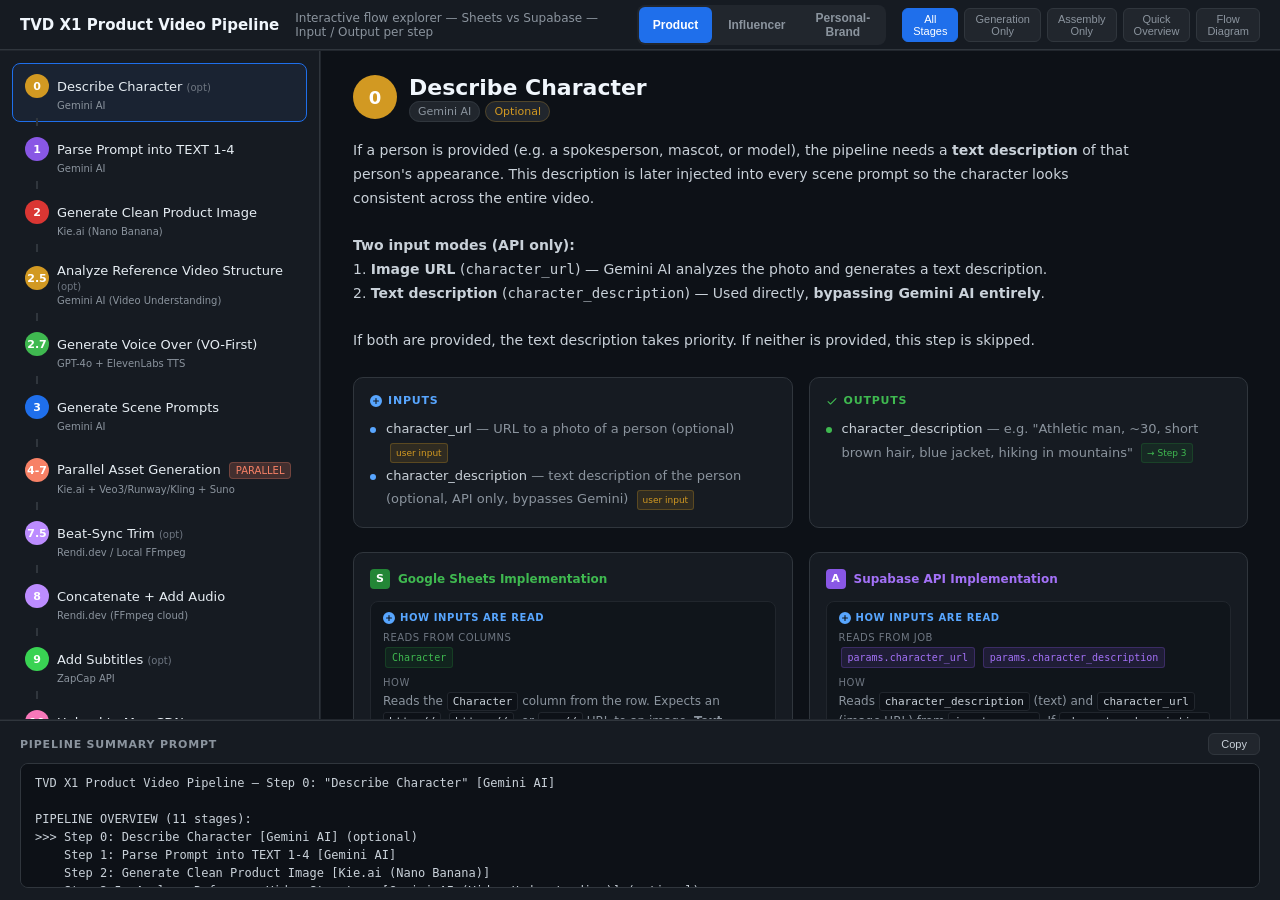
<file: api_pipeline/playgrounds/playground/index.html>
<!DOCTYPE html>
<html lang="en">
<head>
<meta charset="UTF-8">
<meta name="viewport" content="width=device-width, initial-scale=1.0">
<title>TVD X1 - Pipeline Explorer</title>
<link rel="stylesheet" href="styles.css">
</head>
<body>
<div class="layout">
  <div class="header">
    <h1 id="pipelineTitle">TVD X1 Product Video Pipeline</h1>
    <span class="subtitle">Interactive flow explorer &mdash; Sheets vs Supabase &mdash; Input / Output per step</span>
    <div class="pipeline-selector">
      <button class="pipeline-btn active" data-pipeline="product" onclick="selectPipeline('product')">Product</button>
      <button class="pipeline-btn" data-pipeline="influencer" onclick="selectPipeline('influencer')">Influencer</button>
      <button class="pipeline-btn" data-pipeline="personal-brand" onclick="selectPipeline('personal-brand')">Personal-Brand</button>
    </div>
    <div class="preset-bar" id="presetBar">
      <button class="preset-btn active" onclick="showPreset('all')">All Stages</button>
      <button class="preset-btn" onclick="showPreset('generation')">Generation Only</button>
      <button class="preset-btn" onclick="showPreset('assembly')">Assembly Only</button>
      <button class="preset-btn" onclick="showPreset('quick')">Quick Overview</button>
      <button class="preset-btn" id="diagramBtn" onclick="toggleFlowDiagram()">Flow Diagram</button>
    </div>
  </div>

  <div class="sidebar">
    <ul class="stage-list" id="stageList"></ul>
    <div class="legend">
      <h3>Categories</h3>
      <div class="legend-item"><div class="legend-dot" style="background:#8957e5"></div> Text Parsing</div>
      <div class="legend-item"><div class="legend-dot" style="background:#da3633"></div> Image Generation</div>
      <div class="legend-item"><div class="legend-dot" style="background:#d29922"></div> Analysis</div>
      <div class="legend-item"><div class="legend-dot" style="background:#3fb950"></div> Voice / Audio</div>
      <div class="legend-item"><div class="legend-dot" style="background:#1f6feb"></div> Scene Planning</div>
      <div class="legend-item"><div class="legend-dot" style="background:#f78166"></div> Parallel Generation</div>
      <div class="legend-item"><div class="legend-dot" style="background:#bc8cff"></div> Video Assembly</div>
      <div class="legend-item"><div class="legend-dot" style="background:#39d353"></div> Subtitles</div>
      <div class="legend-item"><div class="legend-dot" style="background:#f778ba"></div> Storage / Final</div>
    </div>
  </div>

  <div class="main-content" id="mainContent"></div>

  <div class="prompt-area">
    <div class="prompt-header">
      <h3>Pipeline Summary Prompt</h3>
      <button class="copy-btn" id="copyBtn" onclick="copyPrompt()">Copy</button>
    </div>
    <div class="prompt-text" id="promptOutput"></div>
  </div>
</div>

<script type="module" src="app.js"></script>
</body>
</html>
</file>
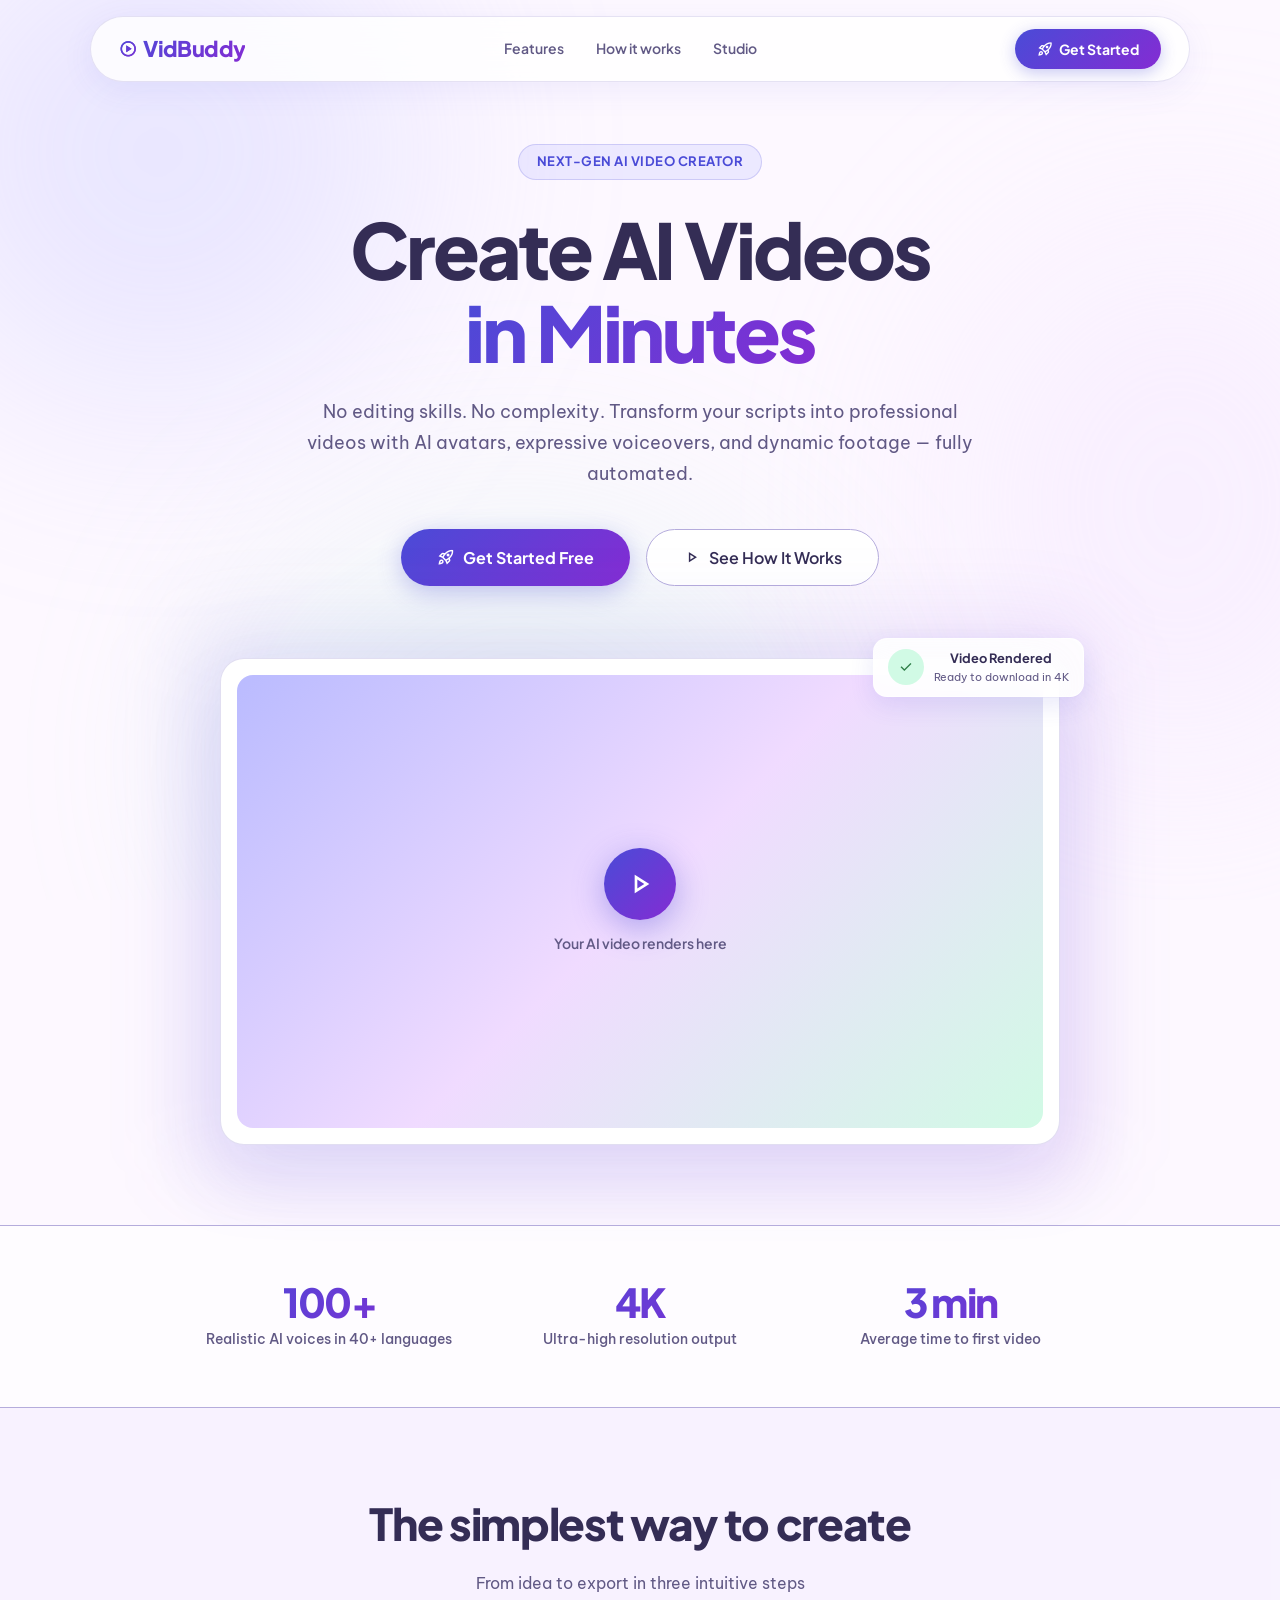
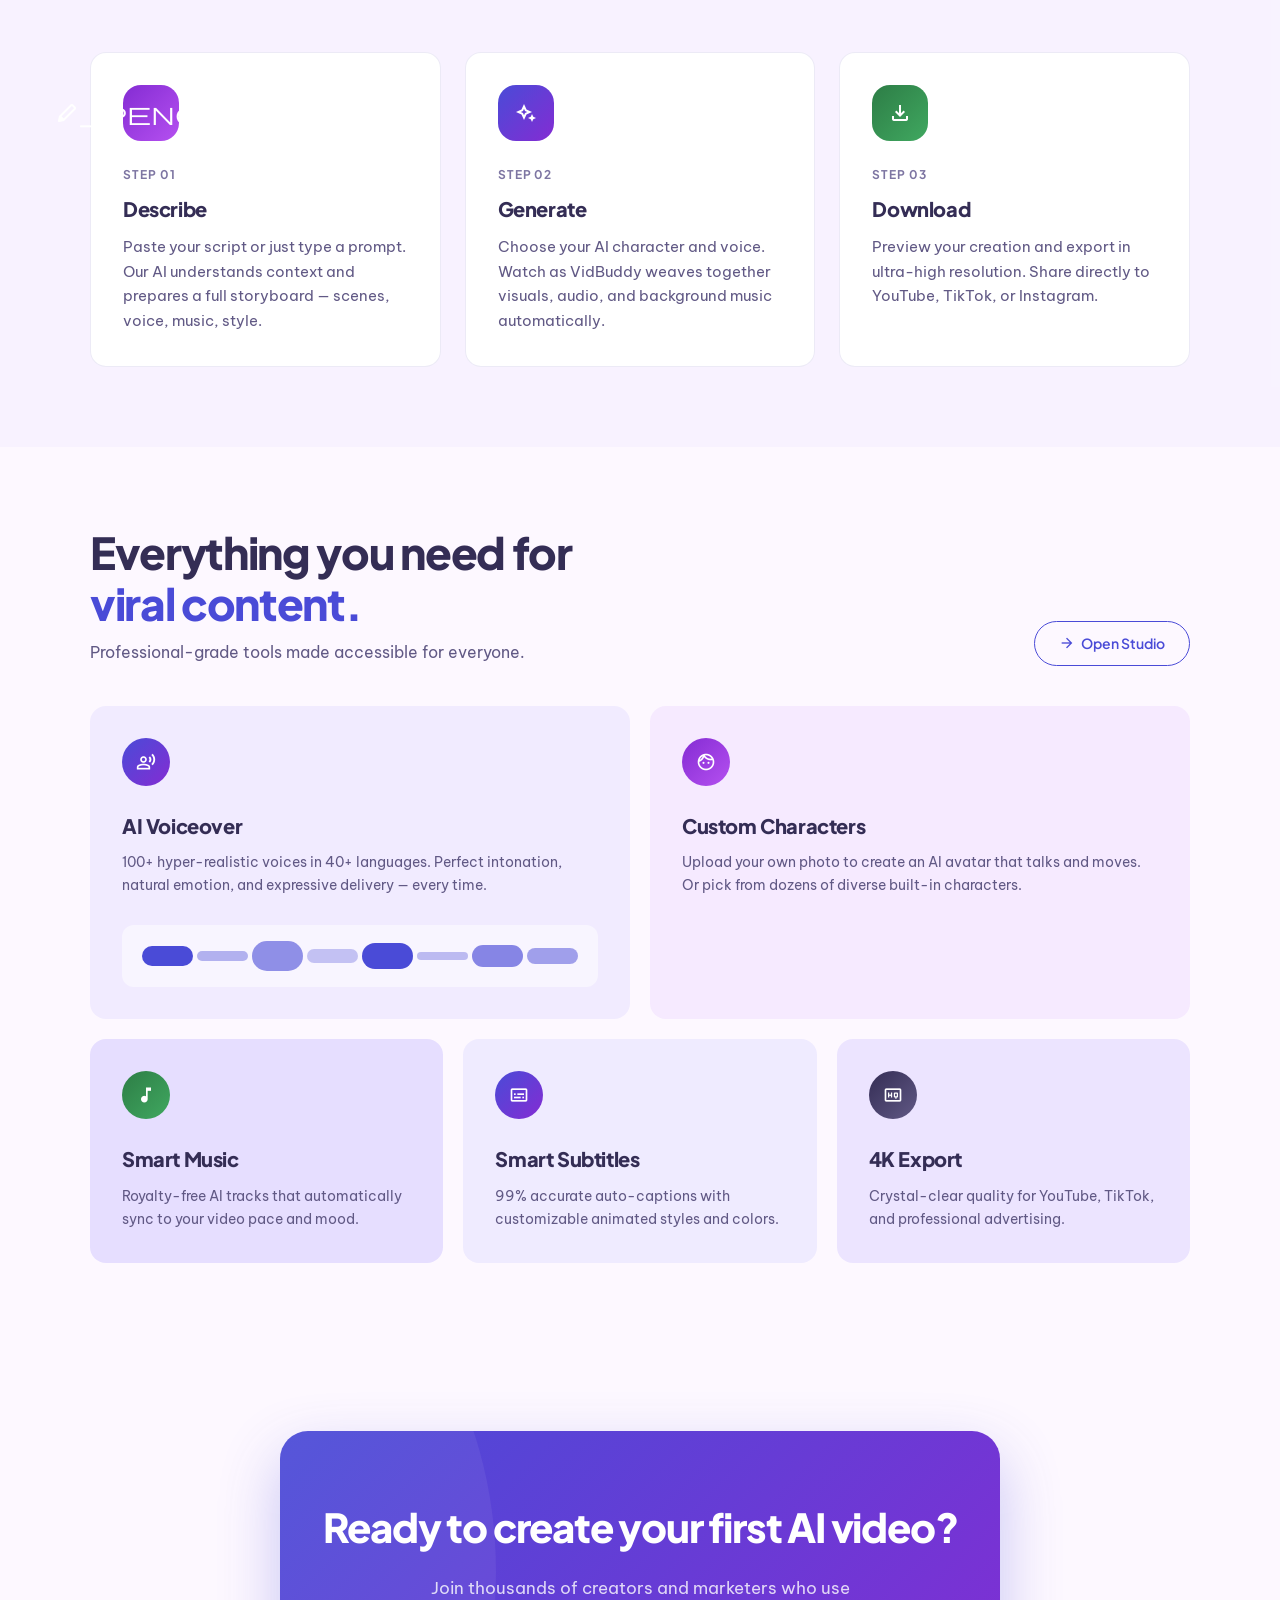
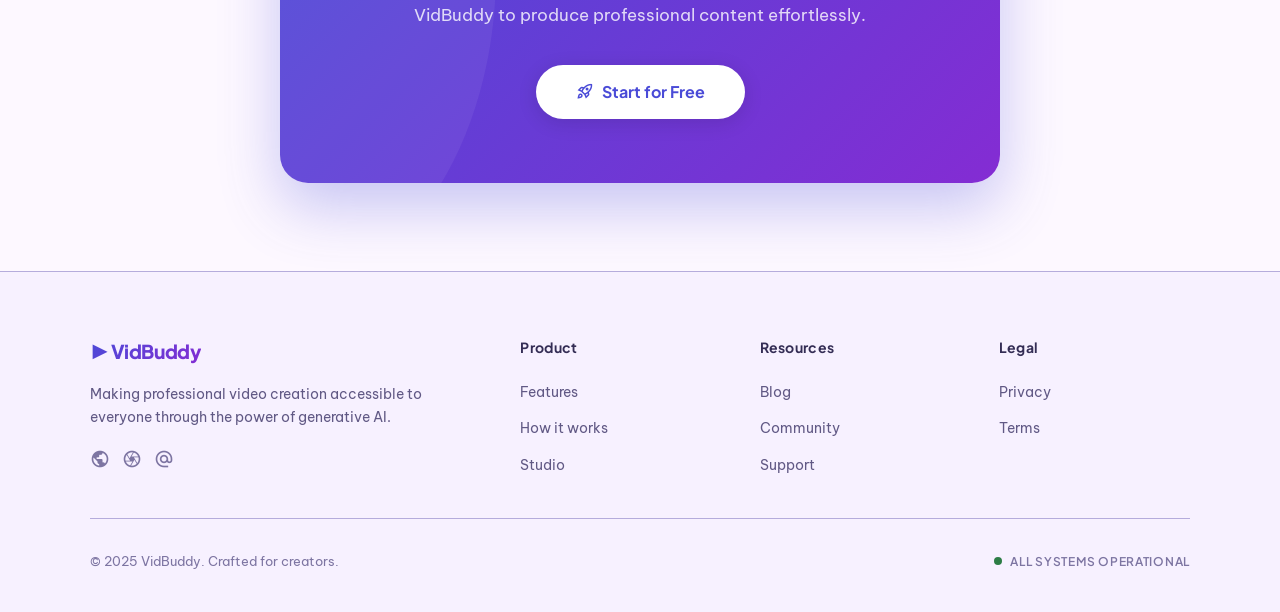
<file: api_pipeline/playgrounds/studio/home.html>
<!DOCTYPE html>
<html lang="en">
<head>
  <meta charset="UTF-8" />
  <meta name="viewport" content="width=device-width, initial-scale=1.0" />
  <title>VidBuddy — AI Video Creation Made Easy</title>

  <link rel="preconnect" href="https://fonts.googleapis.com" />
  <link rel="preconnect" href="https://fonts.gstatic.com" crossorigin />
  <link href="https://fonts.googleapis.com/css2?family=Plus+Jakarta+Sans:wght@400;500;600;700;800&family=Be+Vietnam+Pro:wght@400;500;600&display=swap" rel="stylesheet" />
  <link href="https://fonts.googleapis.com/css2?family=Material+Symbols+Outlined:wght,FILL@100..700,0..1&display=swap" rel="stylesheet" />

  <style>
    /* ── Design tokens ─────────────────────────────── */
    :root {
      --vb-primary:            #4a4bd7;
      --vb-primary-dim:        #3d3dcb;
      --vb-primary-container:  #babbff;
      --vb-secondary:          #842cd3;
      --vb-secondary-dim:      #7717c6;
      --vb-secondary-container:#f0dbff;
      --vb-tertiary:           #2d7d46;
      --vb-tertiary-container: #d1fae5;
      --vb-background:         #fdf8ff;
      --vb-surface-lowest:     #ffffff;
      --vb-surface-low:        #f7f1ff;
      --vb-surface-container:  #f1ebff;
      --vb-surface-high:       #ece4ff;
      --vb-surface-highest:    #e6deff;
      --vb-on-surface:         #342d55;
      --vb-on-surface-variant: #615985;
      --vb-outline:            #7d75a2;
      --vb-outline-variant:    #b5acdc;
      --vb-gradient:           linear-gradient(135deg, #4a4bd7, #842cd3);
      --font-heading:          'Plus Jakarta Sans', system-ui, sans-serif;
      --font-body:             'Be Vietnam Pro', 'Plus Jakarta Sans', system-ui, sans-serif;
      --radius:                16px;
      --radius-sm:             12px;
    }

    *, *::before, *::after { box-sizing: border-box; margin: 0; padding: 0; }

    html { scroll-behavior: smooth; }

    body {
      font-family: var(--font-body);
      background: var(--vb-background);
      color: var(--vb-on-surface);
      min-height: 100vh;
      overflow-x: hidden;
      line-height: 1.6;
    }

    /* ── Blobs ─────────────────────────────────────── */
    .blobs {
      position: fixed;
      inset: 0;
      pointer-events: none;
      z-index: 0;
      overflow: hidden;
    }
    .blob {
      position: absolute;
      border-radius: 50%;
      filter: blur(110px);
      opacity: 0.28;
    }
    .blob-1 { top: -12%; left: -8%; width: 520px; height: 520px; background: var(--vb-primary-container); }
    .blob-2 { top: 25%;  right: -10%; width: 460px; height: 560px; background: var(--vb-secondary-container); }
    .blob-3 { bottom: -12%; left: 18%; width: 580px; height: 500px; background: var(--vb-tertiary-container); }

    /* ── Material icons ────────────────────────────── */
    .material-symbols-outlined {
      font-family: 'Material Symbols Outlined';
      font-variation-settings: 'FILL' 0, 'wght' 400, 'GRAD' 0, 'opsz' 24;
      display: inline-block;
      vertical-align: middle;
      line-height: 1;
    }

    /* ── Scrollbar ─────────────────────────────────── */
    ::-webkit-scrollbar { width: 8px; }
    ::-webkit-scrollbar-track { background: var(--vb-surface-low); }
    ::-webkit-scrollbar-thumb { background: var(--vb-outline-variant); border-radius: 4px; }
    ::-webkit-scrollbar-thumb:hover { background: var(--vb-outline); }

    /* ── Navigation ────────────────────────────────── */
    .nav {
      position: fixed;
      top: 1rem;
      left: 50%;
      transform: translateX(-50%);
      width: calc(100% - 2.5rem);
      max-width: 1100px;
      z-index: 100;
      background: rgba(255, 255, 255, 0.82);
      backdrop-filter: blur(20px);
      -webkit-backdrop-filter: blur(20px);
      border: 1px solid rgba(181, 172, 220, 0.35);
      border-radius: 9999px;
      padding: 0.75rem 1.75rem;
      display: flex;
      align-items: center;
      justify-content: space-between;
      box-shadow: 0 8px 32px rgba(74, 75, 215, 0.08);
    }

    .nav-logo {
      font-family: var(--font-heading);
      font-size: 1.35rem;
      font-weight: 800;
      background: var(--vb-gradient);
      -webkit-background-clip: text;
      -webkit-text-fill-color: transparent;
      background-clip: text;
      display: flex;
      align-items: center;
      gap: 0.4rem;
      text-decoration: none;
      letter-spacing: -0.03em;
    }

    .nav-logo .material-symbols-outlined {
      font-size: 1.15rem;
      background: var(--vb-gradient);
      -webkit-background-clip: text;
      -webkit-text-fill-color: transparent;
      background-clip: text;
    }

    .nav-links {
      display: flex;
      gap: 2rem;
      list-style: none;
    }

    .nav-links a {
      font-family: var(--font-heading);
      font-size: 0.875rem;
      font-weight: 600;
      color: var(--vb-on-surface-variant);
      text-decoration: none;
      transition: color 0.2s;
    }

    .nav-links a:hover { color: var(--vb-primary); }

    .nav-cta {
      display: inline-flex;
      align-items: center;
      gap: 0.4rem;
      padding: 0.55rem 1.35rem;
      border-radius: 9999px;
      background: var(--vb-gradient);
      color: #fff;
      font-family: var(--font-heading);
      font-size: 0.875rem;
      font-weight: 700;
      text-decoration: none;
      border: none;
      cursor: pointer;
      box-shadow: 0 4px 16px rgba(74, 75, 215, 0.3);
      transition: transform 0.2s, box-shadow 0.2s;
    }

    .nav-cta:hover {
      transform: translateY(-1px);
      box-shadow: 0 6px 20px rgba(74, 75, 215, 0.4);
    }

    @media (max-width: 640px) {
      .nav-links { display: none; }
    }

    /* ── Hero ──────────────────────────────────────── */
    .hero {
      position: relative;
      z-index: 1;
      padding: 9rem 1.5rem 5rem;
      text-align: center;
    }

    .hero-badge {
      display: inline-block;
      padding: 0.4rem 1.1rem;
      border-radius: 9999px;
      background: rgba(186, 187, 255, 0.25);
      border: 1px solid rgba(74, 75, 215, 0.2);
      font-family: var(--font-heading);
      font-size: 0.8125rem;
      font-weight: 700;
      color: var(--vb-primary);
      letter-spacing: 0.04em;
      text-transform: uppercase;
      margin-bottom: 1.75rem;
    }

    .hero-title {
      font-family: var(--font-heading);
      font-size: clamp(2.75rem, 6vw, 5rem);
      font-weight: 800;
      letter-spacing: -0.04em;
      line-height: 1.08;
      color: var(--vb-on-surface);
      margin-bottom: 1.5rem;
    }

    .hero-title .gradient-text {
      background: var(--vb-gradient);
      -webkit-background-clip: text;
      -webkit-text-fill-color: transparent;
      background-clip: text;
    }

    .hero-sub {
      font-size: 1.125rem;
      color: var(--vb-on-surface-variant);
      max-width: 56ch;
      margin: 0 auto 2.5rem;
      line-height: 1.7;
    }

    .hero-actions {
      display: flex;
      gap: 1rem;
      justify-content: center;
      flex-wrap: wrap;
      margin-bottom: 4.5rem;
    }

    .btn-primary {
      display: inline-flex;
      align-items: center;
      gap: 0.5rem;
      padding: 0.9rem 2.25rem;
      border-radius: 9999px;
      background: var(--vb-gradient);
      color: #fff;
      font-family: var(--font-heading);
      font-size: 1rem;
      font-weight: 700;
      text-decoration: none;
      border: none;
      cursor: pointer;
      box-shadow: 0 6px 24px rgba(74, 75, 215, 0.3);
      transition: transform 0.2s, box-shadow 0.2s;
    }

    .btn-primary:hover {
      transform: translateY(-2px);
      box-shadow: 0 10px 32px rgba(74, 75, 215, 0.4);
    }

    .btn-secondary {
      display: inline-flex;
      align-items: center;
      gap: 0.5rem;
      padding: 0.9rem 2.25rem;
      border-radius: 9999px;
      background: var(--vb-surface-lowest);
      color: var(--vb-on-surface);
      font-family: var(--font-heading);
      font-size: 1rem;
      font-weight: 600;
      text-decoration: none;
      border: 1.5px solid var(--vb-outline-variant);
      cursor: pointer;
      transition: background 0.2s, border-color 0.2s;
    }

    .btn-secondary:hover {
      background: var(--vb-surface-low);
      border-color: var(--vb-primary);
    }

    /* ── Hero mockup card ──────────────────────────── */
    .hero-mockup-wrap {
      max-width: 840px;
      margin: 0 auto;
      position: relative;
    }

    .hero-mockup-glow {
      position: absolute;
      inset: -2rem;
      background: linear-gradient(135deg, rgba(74, 75, 215, 0.12), rgba(132, 44, 211, 0.12));
      border-radius: 32px;
      filter: blur(40px);
      z-index: -1;
    }

    .hero-mockup {
      background: var(--vb-surface-lowest);
      border-radius: 24px;
      border: 1px solid rgba(181, 172, 220, 0.4);
      box-shadow: 0 40px 80px rgba(74, 75, 215, 0.1);
      padding: 1rem;
      overflow: hidden;
    }

    .hero-mockup-inner {
      background: var(--vb-surface-container);
      border-radius: 16px;
      aspect-ratio: 16 / 9;
      display: flex;
      align-items: center;
      justify-content: center;
      position: relative;
      overflow: hidden;
    }

    .hero-mockup-scene {
      width: 100%;
      height: 100%;
      background: linear-gradient(135deg, #babbff 0%, #f0dbff 50%, #d1fae5 100%);
      display: flex;
      align-items: center;
      justify-content: center;
      flex-direction: column;
      gap: 0.75rem;
    }

    .hero-mockup-play {
      width: 72px;
      height: 72px;
      border-radius: 50%;
      background: var(--vb-gradient);
      display: flex;
      align-items: center;
      justify-content: center;
      box-shadow: 0 8px 32px rgba(74, 75, 215, 0.4);
      animation: float 3s ease-in-out infinite;
    }

    .hero-mockup-play .material-symbols-outlined {
      color: #fff;
      font-size: 2rem;
    }

    .hero-mockup-label {
      font-family: var(--font-heading);
      font-size: 0.875rem;
      font-weight: 600;
      color: var(--vb-on-surface-variant);
    }

    /* Floating badge */
    .hero-badge-float {
      position: absolute;
      top: -1.25rem;
      right: -1.5rem;
      background: rgba(255, 255, 255, 0.9);
      backdrop-filter: blur(12px);
      border: 1px solid rgba(255, 255, 255, 0.6);
      border-radius: 14px;
      padding: 0.6rem 0.9rem;
      display: flex;
      align-items: center;
      gap: 0.6rem;
      box-shadow: 0 8px 24px rgba(74, 75, 215, 0.12);
    }

    .hero-badge-icon {
      width: 36px;
      height: 36px;
      border-radius: 50%;
      background: var(--vb-tertiary-container);
      display: flex;
      align-items: center;
      justify-content: center;
    }

    .hero-badge-icon .material-symbols-outlined {
      font-size: 1rem;
      color: var(--vb-tertiary);
    }

    .hero-badge-text-title {
      font-family: var(--font-heading);
      font-size: 0.8rem;
      font-weight: 700;
      color: var(--vb-on-surface);
    }

    .hero-badge-text-sub {
      font-size: 0.7rem;
      color: var(--vb-on-surface-variant);
    }

    /* ── Animations ─────────────────────────────────── */
    @keyframes float {
      0%, 100% { transform: translateY(0); }
      50%       { transform: translateY(-8px); }
    }

    @keyframes fadeUp {
      from { opacity: 0; transform: translateY(20px); }
      to   { opacity: 1; transform: translateY(0); }
    }

    .fade-up {
      opacity: 0;
      animation: fadeUp 0.65s cubic-bezier(0.22, 1, 0.36, 1) forwards;
    }
    .fade-up-1 { animation-delay: 0.1s; }
    .fade-up-2 { animation-delay: 0.2s; }
    .fade-up-3 { animation-delay: 0.35s; }
    .fade-up-4 { animation-delay: 0.5s; }

    /* ── How it works ───────────────────────────────── */
    .section {
      position: relative;
      z-index: 1;
      padding: 5rem 1.5rem;
    }

    .section-alt {
      background: rgba(241, 235, 255, 0.45);
    }

    .section-center {
      text-align: center;
      margin-bottom: 3.5rem;
    }

    .section-title {
      font-family: var(--font-heading);
      font-size: clamp(1.8rem, 3.5vw, 2.75rem);
      font-weight: 800;
      letter-spacing: -0.03em;
      color: var(--vb-on-surface);
      margin-bottom: 0.75rem;
    }

    .section-sub {
      font-size: 1rem;
      color: var(--vb-on-surface-variant);
      max-width: 52ch;
      margin: 0 auto;
    }

    .inner { max-width: 1100px; margin: 0 auto; }

    .steps-grid {
      display: grid;
      grid-template-columns: repeat(3, 1fr);
      gap: 1.5rem;
    }

    @media (max-width: 768px) {
      .steps-grid { grid-template-columns: 1fr; }
    }

    .step-card {
      background: var(--vb-surface-lowest);
      border: 1px solid rgba(181, 172, 220, 0.25);
      border-radius: var(--radius);
      padding: 2rem;
      transition: transform 0.3s ease, box-shadow 0.3s ease;
    }

    .step-card:hover {
      transform: translateY(-8px);
      box-shadow: 0 20px 48px rgba(74, 75, 215, 0.12);
    }

    .step-icon {
      width: 56px;
      height: 56px;
      border-radius: 18px;
      display: flex;
      align-items: center;
      justify-content: center;
      margin-bottom: 1.5rem;
    }

    .step-icon .material-symbols-outlined {
      font-size: 1.5rem;
      color: #fff;
    }

    .step-icon-1 { background: linear-gradient(135deg, #842cd3, #b550f0); }
    .step-icon-2 { background: var(--vb-gradient); }
    .step-icon-3 { background: linear-gradient(135deg, #2d7d46, #40a860); }

    .step-num {
      font-family: var(--font-heading);
      font-size: 0.75rem;
      font-weight: 700;
      color: var(--vb-outline);
      letter-spacing: 0.08em;
      text-transform: uppercase;
      margin-bottom: 0.5rem;
    }

    .step-title {
      font-family: var(--font-heading);
      font-size: 1.25rem;
      font-weight: 800;
      color: var(--vb-on-surface);
      margin-bottom: 0.65rem;
      letter-spacing: -0.02em;
    }

    .step-desc {
      font-size: 0.9375rem;
      color: var(--vb-on-surface-variant);
      line-height: 1.65;
    }

    /* ── Features bento grid ────────────────────────── */
    .features-header {
      display: flex;
      align-items: flex-end;
      justify-content: space-between;
      flex-wrap: wrap;
      gap: 1.5rem;
      margin-bottom: 2.5rem;
    }

    .features-header-left { max-width: 560px; }

    .features-title {
      font-family: var(--font-heading);
      font-size: clamp(1.8rem, 3.5vw, 2.75rem);
      font-weight: 800;
      letter-spacing: -0.03em;
      color: var(--vb-on-surface);
      line-height: 1.15;
      margin-bottom: 0.75rem;
    }

    .features-title span { color: var(--vb-primary); }

    .btn-outline {
      display: inline-flex;
      align-items: center;
      gap: 0.4rem;
      padding: 0.65rem 1.5rem;
      border-radius: 9999px;
      background: transparent;
      border: 1.5px solid var(--vb-primary);
      color: var(--vb-primary);
      font-family: var(--font-heading);
      font-size: 0.875rem;
      font-weight: 600;
      cursor: pointer;
      text-decoration: none;
      transition: background 0.2s;
    }

    .btn-outline:hover { background: rgba(74, 75, 215, 0.06); }

    .bento {
      display: grid;
      grid-template-columns: repeat(6, 1fr);
      gap: 1.25rem;
    }

    @media (max-width: 900px) {
      .bento { grid-template-columns: 1fr 1fr; }
      .bento-lg { grid-column: span 1 !important; }
      .bento-sm { grid-column: span 1 !important; }
    }

    @media (max-width: 560px) {
      .bento { grid-template-columns: 1fr; }
    }

    .bento-card {
      border-radius: var(--radius);
      padding: 2rem;
      position: relative;
      overflow: hidden;
      transition: transform 0.3s ease;
    }

    .bento-card:hover { transform: translateY(-4px); }

    .bento-lg { grid-column: span 3; }
    .bento-sm { grid-column: span 2; }

    .bento-card-1 { background: var(--vb-surface-container); }
    .bento-card-2 { background: rgba(240, 219, 255, 0.5); }
    .bento-card-3 { background: var(--vb-surface-highest); }
    .bento-card-4 { background: rgba(186, 187, 255, 0.2); }
    .bento-card-5 { background: var(--vb-surface-high); }

    .bento-icon {
      width: 48px;
      height: 48px;
      border-radius: 50%;
      background: var(--vb-gradient);
      display: flex;
      align-items: center;
      justify-content: center;
      margin-bottom: 1.5rem;
    }

    .bento-icon .material-symbols-outlined {
      font-size: 1.25rem;
      color: #fff;
    }

    .bento-title {
      font-family: var(--font-heading);
      font-size: 1.25rem;
      font-weight: 800;
      color: var(--vb-on-surface);
      margin-bottom: 0.6rem;
      letter-spacing: -0.02em;
    }

    .bento-desc {
      font-size: 0.9rem;
      color: var(--vb-on-surface-variant);
      line-height: 1.6;
    }

    /* Voice wave visual */
    .voice-wave {
      margin-top: 1.75rem;
      background: rgba(255, 255, 255, 0.5);
      border-radius: 12px;
      padding: 1rem 1.25rem;
      display: flex;
      align-items: center;
      gap: 4px;
    }

    .wave-bar {
      flex: 1;
      border-radius: 9999px;
      background: var(--vb-primary);
    }

    .wave-bar:nth-child(1) { height: 20px; }
    .wave-bar:nth-child(2) { height: 10px; opacity: 0.4; animation: wavePulse 1.2s ease-in-out infinite; }
    .wave-bar:nth-child(3) { height: 30px; opacity: 0.6; animation: wavePulse 1.5s ease-in-out infinite 0.15s; }
    .wave-bar:nth-child(4) { height: 14px; opacity: 0.3; animation: wavePulse 1.8s ease-in-out infinite 0.3s; }
    .wave-bar:nth-child(5) { height: 26px; animation: wavePulse 1.1s ease-in-out infinite 0.1s; }
    .wave-bar:nth-child(6) { height: 8px; opacity: 0.35; }
    .wave-bar:nth-child(7) { height: 22px; opacity: 0.65; animation: wavePulse 1.4s ease-in-out infinite 0.25s; }
    .wave-bar:nth-child(8) { height: 16px; opacity: 0.5; }

    @keyframes wavePulse {
      0%, 100% { transform: scaleY(1); }
      50%       { transform: scaleY(1.6); }
    }

    /* ── Stats row ──────────────────────────────────── */
    .stats {
      position: relative;
      z-index: 1;
      padding: 3.5rem 1.5rem;
      background: rgba(255, 255, 255, 0.6);
      border-top: 1px solid var(--vb-outline-variant);
      border-bottom: 1px solid var(--vb-outline-variant);
    }

    .stats-inner {
      max-width: 900px;
      margin: 0 auto;
      display: grid;
      grid-template-columns: repeat(3, 1fr);
      gap: 2rem;
      text-align: center;
    }

    @media (max-width: 560px) { .stats-inner { grid-template-columns: 1fr; } }

    .stat-num {
      font-family: var(--font-heading);
      font-size: 2.5rem;
      font-weight: 800;
      background: var(--vb-gradient);
      -webkit-background-clip: text;
      -webkit-text-fill-color: transparent;
      background-clip: text;
      letter-spacing: -0.04em;
      line-height: 1;
      margin-bottom: 0.4rem;
    }

    .stat-label {
      font-size: 0.9rem;
      color: var(--vb-on-surface-variant);
      font-weight: 500;
    }

    /* ── CTA banner ─────────────────────────────────── */
    .cta-section {
      position: relative;
      z-index: 1;
      padding: 5.5rem 1.5rem;
      text-align: center;
    }

    .cta-card {
      max-width: 720px;
      margin: 0 auto;
      background: var(--vb-gradient);
      border-radius: 28px;
      padding: 4rem 2.5rem;
      position: relative;
      overflow: hidden;
      box-shadow: 0 24px 60px rgba(74, 75, 215, 0.3);
    }

    .cta-card::before {
      content: '';
      position: absolute;
      top: -50%;
      left: -30%;
      width: 60%;
      height: 180%;
      background: rgba(255, 255, 255, 0.06);
      border-radius: 50%;
      pointer-events: none;
    }

    .cta-title {
      font-family: var(--font-heading);
      font-size: clamp(1.75rem, 3.5vw, 2.5rem);
      font-weight: 800;
      color: #fff;
      letter-spacing: -0.03em;
      margin-bottom: 1rem;
    }

    .cta-sub {
      color: rgba(255, 255, 255, 0.8);
      font-size: 1.05rem;
      margin-bottom: 2.25rem;
      max-width: 44ch;
      margin-left: auto;
      margin-right: auto;
      line-height: 1.6;
    }

    .btn-white {
      display: inline-flex;
      align-items: center;
      gap: 0.5rem;
      padding: 0.9rem 2.5rem;
      border-radius: 9999px;
      background: #fff;
      color: var(--vb-primary);
      font-family: var(--font-heading);
      font-size: 1rem;
      font-weight: 700;
      text-decoration: none;
      border: none;
      cursor: pointer;
      box-shadow: 0 4px 20px rgba(0, 0, 0, 0.12);
      transition: transform 0.2s, box-shadow 0.2s;
    }

    .btn-white:hover {
      transform: translateY(-2px);
      box-shadow: 0 8px 28px rgba(0, 0, 0, 0.18);
    }

    /* ── Footer ─────────────────────────────────────── */
    footer {
      position: relative;
      z-index: 1;
      background: var(--vb-surface-low);
      border-top: 1px solid var(--vb-outline-variant);
      padding: 4rem 1.5rem 2.5rem;
    }

    .footer-inner {
      max-width: 1100px;
      margin: 0 auto;
      display: grid;
      grid-template-columns: 2fr 1fr 1fr 1fr;
      gap: 3rem;
    }

    @media (max-width: 768px) {
      .footer-inner { grid-template-columns: 1fr 1fr; }
      .footer-brand { grid-column: span 2; }
    }
    @media (max-width: 480px) {
      .footer-inner { grid-template-columns: 1fr; }
      .footer-brand { grid-column: span 1; }
    }

    .footer-logo {
      font-family: var(--font-heading);
      font-size: 1.2rem;
      font-weight: 800;
      background: var(--vb-gradient);
      -webkit-background-clip: text;
      -webkit-text-fill-color: transparent;
      background-clip: text;
      margin-bottom: 1rem;
      display: inline-block;
      letter-spacing: -0.03em;
    }

    .footer-tagline {
      font-size: 0.875rem;
      color: var(--vb-on-surface-variant);
      line-height: 1.65;
      margin-bottom: 1.25rem;
    }

    .footer-social {
      display: flex;
      gap: 0.75rem;
    }

    .footer-social .material-symbols-outlined {
      font-size: 1.25rem;
      color: var(--vb-outline);
      cursor: pointer;
      transition: color 0.2s;
    }

    .footer-social .material-symbols-outlined:hover { color: var(--vb-primary); }

    .footer-col-title {
      font-family: var(--font-heading);
      font-size: 0.875rem;
      font-weight: 700;
      color: var(--vb-on-surface);
      margin-bottom: 1.25rem;
      letter-spacing: 0.02em;
    }

    .footer-links { list-style: none; display: flex; flex-direction: column; gap: 0.7rem; }

    .footer-links a {
      font-size: 0.875rem;
      color: var(--vb-on-surface-variant);
      text-decoration: none;
      transition: color 0.2s;
    }

    .footer-links a:hover { color: var(--vb-primary); }

    .footer-bottom {
      max-width: 1100px;
      margin: 2.5rem auto 0;
      padding-top: 2rem;
      border-top: 1px solid var(--vb-outline-variant);
      display: flex;
      align-items: center;
      justify-content: space-between;
      flex-wrap: wrap;
      gap: 1rem;
    }

    .footer-copy {
      font-size: 0.8125rem;
      color: var(--vb-outline);
    }

    .footer-status {
      display: flex;
      align-items: center;
      gap: 0.5rem;
      font-size: 0.75rem;
      color: var(--vb-outline);
      font-family: var(--font-heading);
      font-weight: 600;
      letter-spacing: 0.06em;
      text-transform: uppercase;
    }

    .status-dot {
      width: 8px;
      height: 8px;
      border-radius: 50%;
      background: #2d7d46;
    }
  </style>
</head>
<body>
  <!-- Background blobs -->
  <div class="blobs">
    <div class="blob blob-1"></div>
    <div class="blob blob-2"></div>
    <div class="blob blob-3"></div>
  </div>

  <!-- Navigation -->
  <nav class="nav">
    <a class="nav-logo" href="/studio/home.html">
      <span class="material-symbols-outlined">play_circle</span>
      VidBuddy
    </a>
    <ul class="nav-links">
      <li><a href="#features">Features</a></li>
      <li><a href="#how-it-works">How it works</a></li>
      <li><a href="#studio" onclick="location.href='/studio/'">Studio</a></li>
    </ul>
    <a class="nav-cta" href="/studio/">
      <span class="material-symbols-outlined" style="font-size:1rem">rocket_launch</span>
      Get Started
    </a>
  </nav>

  <!-- Hero -->
  <section class="hero">
    <p class="hero-badge fade-up fade-up-1">Next-Gen AI Video Creator</p>
    <h1 class="hero-title fade-up fade-up-2">
      Create AI Videos<br/>
      <span class="gradient-text">in Minutes</span>
    </h1>
    <p class="hero-sub fade-up fade-up-3">
      No editing skills. No complexity. Transform your scripts into professional videos with AI avatars, expressive voiceovers, and dynamic footage — fully automated.
    </p>
    <div class="hero-actions fade-up fade-up-4">
      <a class="btn-primary" href="/studio/">
        <span class="material-symbols-outlined" style="font-size:1.1rem">rocket_launch</span>
        Get Started Free
      </a>
      <a class="btn-secondary" href="#how-it-works">
        <span class="material-symbols-outlined" style="font-size:1.1rem">play_arrow</span>
        See How It Works
      </a>
    </div>

    <!-- Mockup card -->
    <div class="hero-mockup-wrap fade-up fade-up-4">
      <div class="hero-mockup-glow"></div>
      <div class="hero-mockup">
        <div class="hero-mockup-inner">
          <div class="hero-mockup-scene">
            <div class="hero-mockup-play">
              <span class="material-symbols-outlined">play_arrow</span>
            </div>
            <p class="hero-mockup-label">Your AI video renders here</p>
          </div>
        </div>
      </div>
      <div class="hero-badge-float">
        <div class="hero-badge-icon">
          <span class="material-symbols-outlined">check</span>
        </div>
        <div>
          <p class="hero-badge-text-title">Video Rendered</p>
          <p class="hero-badge-text-sub">Ready to download in 4K</p>
        </div>
      </div>
    </div>
  </section>

  <!-- Stats -->
  <div class="stats">
    <div class="stats-inner">
      <div>
        <div class="stat-num">100+</div>
        <div class="stat-label">Realistic AI voices in 40+ languages</div>
      </div>
      <div>
        <div class="stat-num">4K</div>
        <div class="stat-label">Ultra-high resolution output</div>
      </div>
      <div>
        <div class="stat-num">3 min</div>
        <div class="stat-label">Average time to first video</div>
      </div>
    </div>
  </div>

  <!-- How It Works -->
  <section class="section section-alt" id="how-it-works">
    <div class="inner">
      <div class="section-center">
        <h2 class="section-title">The simplest way to create</h2>
        <p class="section-sub">From idea to export in three intuitive steps</p>
      </div>
      <div class="steps-grid">
        <div class="step-card">
          <div class="step-icon step-icon-1">
            <span class="material-symbols-outlined">stylus_pencil</span>
          </div>
          <div class="step-num">Step 01</div>
          <h3 class="step-title">Describe</h3>
          <p class="step-desc">Paste your script or just type a prompt. Our AI understands context and prepares a full storyboard — scenes, voice, music, style.</p>
        </div>
        <div class="step-card">
          <div class="step-icon step-icon-2">
            <span class="material-symbols-outlined">magic_button</span>
          </div>
          <div class="step-num">Step 02</div>
          <h3 class="step-title">Generate</h3>
          <p class="step-desc">Choose your AI character and voice. Watch as VidBuddy weaves together visuals, audio, and background music automatically.</p>
        </div>
        <div class="step-card">
          <div class="step-icon step-icon-3">
            <span class="material-symbols-outlined">download</span>
          </div>
          <div class="step-num">Step 03</div>
          <h3 class="step-title">Download</h3>
          <p class="step-desc">Preview your creation and export in ultra-high resolution. Share directly to YouTube, TikTok, or Instagram.</p>
        </div>
      </div>
    </div>
  </section>

  <!-- Features -->
  <section class="section" id="features">
    <div class="inner">
      <div class="features-header">
        <div class="features-header-left">
          <h2 class="features-title">Everything you need for <span>viral content.</span></h2>
          <p class="section-sub">Professional-grade tools made accessible for everyone.</p>
        </div>
        <a class="btn-outline" href="/studio/">
          <span class="material-symbols-outlined" style="font-size:1rem">arrow_forward</span>
          Open Studio
        </a>
      </div>

      <div class="bento">
        <!-- AI Voiceover (large) -->
        <div class="bento-card bento-card-1 bento-lg">
          <div class="bento-icon">
            <span class="material-symbols-outlined">record_voice_over</span>
          </div>
          <h3 class="bento-title">AI Voiceover</h3>
          <p class="bento-desc">100+ hyper-realistic voices in 40+ languages. Perfect intonation, natural emotion, and expressive delivery — every time.</p>
          <div class="voice-wave">
            <div class="wave-bar"></div>
            <div class="wave-bar"></div>
            <div class="wave-bar"></div>
            <div class="wave-bar"></div>
            <div class="wave-bar"></div>
            <div class="wave-bar"></div>
            <div class="wave-bar"></div>
            <div class="wave-bar"></div>
          </div>
        </div>

        <!-- Custom Characters (large) -->
        <div class="bento-card bento-card-2 bento-lg">
          <div class="bento-icon" style="background: linear-gradient(135deg, #842cd3, #b550f0);">
            <span class="material-symbols-outlined">face</span>
          </div>
          <h3 class="bento-title">Custom Characters</h3>
          <p class="bento-desc">Upload your own photo to create an AI avatar that talks and moves. Or pick from dozens of diverse built-in characters.</p>
        </div>

        <!-- Smart Music -->
        <div class="bento-card bento-card-3 bento-sm">
          <div class="bento-icon" style="background: linear-gradient(135deg, #2d7d46, #40a860);">
            <span class="material-symbols-outlined">music_note</span>
          </div>
          <h3 class="bento-title">Smart Music</h3>
          <p class="bento-desc">Royalty-free AI tracks that automatically sync to your video pace and mood.</p>
        </div>

        <!-- Smart Subtitles -->
        <div class="bento-card bento-card-4 bento-sm">
          <div class="bento-icon">
            <span class="material-symbols-outlined">subtitles</span>
          </div>
          <h3 class="bento-title">Smart Subtitles</h3>
          <p class="bento-desc">99% accurate auto-captions with customizable animated styles and colors.</p>
        </div>

        <!-- 4K Export -->
        <div class="bento-card bento-card-5 bento-sm">
          <div class="bento-icon" style="background: linear-gradient(135deg, #342d55, #615985);">
            <span class="material-symbols-outlined">high_quality</span>
          </div>
          <h3 class="bento-title">4K Export</h3>
          <p class="bento-desc">Crystal-clear quality for YouTube, TikTok, and professional advertising.</p>
        </div>
      </div>
    </div>
  </section>

  <!-- CTA -->
  <section class="cta-section">
    <div class="cta-card">
      <h2 class="cta-title">Ready to create your first AI video?</h2>
      <p class="cta-sub">Join thousands of creators and marketers who use VidBuddy to produce professional content effortlessly.</p>
      <a class="btn-white" href="/studio/">
        <span class="material-symbols-outlined" style="font-size:1.1rem">rocket_launch</span>
        Start for Free
      </a>
    </div>
  </section>

  <!-- Footer -->
  <footer>
    <div class="footer-inner">
      <div class="footer-brand">
        <div class="footer-logo">▶ VidBuddy</div>
        <p class="footer-tagline">Making professional video creation accessible to everyone through the power of generative AI.</p>
        <div class="footer-social">
          <span class="material-symbols-outlined">public</span>
          <span class="material-symbols-outlined">camera</span>
          <span class="material-symbols-outlined">alternate_email</span>
        </div>
      </div>
      <div>
        <div class="footer-col-title">Product</div>
        <ul class="footer-links">
          <li><a href="#features">Features</a></li>
          <li><a href="#how-it-works">How it works</a></li>
          <li><a href="/studio/">Studio</a></li>
        </ul>
      </div>
      <div>
        <div class="footer-col-title">Resources</div>
        <ul class="footer-links">
          <li><a href="#">Blog</a></li>
          <li><a href="#">Community</a></li>
          <li><a href="#">Support</a></li>
        </ul>
      </div>
      <div>
        <div class="footer-col-title">Legal</div>
        <ul class="footer-links">
          <li><a href="#">Privacy</a></li>
          <li><a href="#">Terms</a></li>
        </ul>
      </div>
    </div>
    <div class="footer-bottom">
      <p class="footer-copy">© 2025 VidBuddy. Crafted for creators.</p>
      <div class="footer-status">
        <div class="status-dot"></div>
        All Systems Operational
      </div>
    </div>
  </footer>
</body>
</html>
</file>
<file: api_pipeline/playgrounds/playground/styles.css>
* { margin: 0; padding: 0; box-sizing: border-box; }
  body {
    font-family: -apple-system, BlinkMacSystemFont, 'Segoe UI', system-ui, sans-serif;
    background: #0d1117;
    color: #c9d1d9;
    height: 100vh;
    overflow: hidden;
  }

  .layout {
    display: grid;
    grid-template-columns: 320px 1fr;
    grid-template-rows: 50px 1fr 180px;
    height: 100vh;
    gap: 1px;
    background: #21262d;
  }

  /* Header */
  .header {
    grid-column: 1 / -1;
    background: #161b22;
    display: flex;
    align-items: center;
    padding: 0 20px;
    gap: 16px;
    border-bottom: 1px solid #30363d;
  }
  .header h1 { font-size: 15px; font-weight: 600; color: #f0f6fc; white-space: nowrap; }
  .header .subtitle { font-size: 12px; color: #8b949e; }
  .pipeline-selector { display: flex; gap: 2px; background: #21262d; border-radius: 8px; padding: 2px; }
  .pipeline-btn {
    padding: 4px 14px; font-size: 12px; font-weight: 600;
    background: transparent; border: none; color: #8b949e;
    border-radius: 6px; cursor: pointer; transition: all 0.15s;
  }
  .pipeline-btn:hover { color: #c9d1d9; }
  .pipeline-btn.active { background: #1f6feb; color: #fff; }
  .preset-bar { display: flex; gap: 6px; margin-left: auto; }
  .preset-btn {
    padding: 4px 10px; font-size: 11px; background: #21262d;
    border: 1px solid #30363d; color: #8b949e; border-radius: 6px;
    cursor: pointer; transition: all 0.15s;
  }
  .preset-btn:hover { background: #30363d; color: #c9d1d9; }
  .preset-btn.active { background: #1f6feb; border-color: #1f6feb; color: #fff; }

  /* Sidebar */
  .sidebar {
    background: #161b22; overflow-y: auto; padding: 12px;
    border-right: 1px solid #30363d;
  }
  .sidebar::-webkit-scrollbar { width: 6px; }
  .sidebar::-webkit-scrollbar-thumb { background: #30363d; border-radius: 3px; }

  .stage-list { list-style: none; }
  .stage-item {
    padding: 10px 12px; margin-bottom: 4px; border-radius: 8px;
    cursor: pointer; transition: all 0.15s; border: 1px solid transparent;
    position: relative;
  }
  .stage-item:hover { background: #21262d; }
  .stage-item.active { background: #1a2332; border-color: #1f6feb; }
  .stage-item .stage-num {
    display: inline-flex; align-items: center; justify-content: center;
    width: 24px; height: 24px; border-radius: 50%;
    font-size: 11px; font-weight: 700; margin-right: 8px; flex-shrink: 0;
  }
  .stage-item .stage-title { font-size: 13px; font-weight: 500; color: #e6edf3; }
  .stage-item .stage-service { font-size: 10px; color: #8b949e; margin-top: 2px; padding-left: 32px; }
  .stage-item .connector {
    position: absolute; left: 23px; bottom: -5px;
    width: 2px; height: 8px; background: #30363d;
  }
  .stage-item:last-child .connector { display: none; }

  .cat-parse .stage-num { background: #8957e5; color: #fff; }
  .cat-image .stage-num { background: #da3633; color: #fff; }
  .cat-analyze .stage-num { background: #d29922; color: #fff; }
  .cat-vo .stage-num { background: #3fb950; color: #fff; }
  .cat-scene .stage-num { background: #1f6feb; color: #fff; }
  .cat-parallel .stage-num { background: #f78166; color: #fff; }
  .cat-combine .stage-num { background: #bc8cff; color: #fff; }
  .cat-subtitle .stage-num { background: #39d353; color: #fff; }
  .cat-upload .stage-num { background: #f778ba; color: #fff; }

  .legend { padding: 12px; margin-top: 8px; border-top: 1px solid #30363d; }
  .legend h3 { font-size: 11px; color: #8b949e; margin-bottom: 8px; text-transform: uppercase; letter-spacing: 0.5px; }
  .legend-item { display: flex; align-items: center; gap: 8px; font-size: 11px; color: #8b949e; margin-bottom: 4px; }
  .legend-dot { width: 10px; height: 10px; border-radius: 50%; flex-shrink: 0; }

  /* Main content */
  .main-content { background: #0d1117; overflow-y: auto; padding: 24px 32px; }
  .main-content::-webkit-scrollbar { width: 6px; }
  .main-content::-webkit-scrollbar-thumb { background: #30363d; border-radius: 3px; }

  .stage-header { display: flex; align-items: center; gap: 12px; margin-bottom: 20px; }
  .stage-header .big-num {
    width: 44px; height: 44px; border-radius: 50%;
    display: flex; align-items: center; justify-content: center;
    font-size: 18px; font-weight: 700; flex-shrink: 0;
  }
  .stage-header h2 { font-size: 22px; font-weight: 600; color: #f0f6fc; }
  .stage-header .svc-badge {
    font-size: 11px; padding: 3px 8px; border-radius: 12px;
    background: #21262d; color: #8b949e; border: 1px solid #30363d;
  }

  .stage-description { font-size: 14px; line-height: 1.7; color: #c9d1d9; margin-bottom: 24px; max-width: 780px; }

  .io-section { display: grid; grid-template-columns: 1fr 1fr; gap: 16px; margin-bottom: 24px; }
  .io-box { background: #161b22; border: 1px solid #30363d; border-radius: 10px; padding: 16px; }
  .io-box h3 {
    font-size: 11px; text-transform: uppercase; letter-spacing: 0.8px;
    margin-bottom: 10px; display: flex; align-items: center; gap: 6px;
  }
  .io-box.input h3 { color: #58a6ff; }
  .io-box.output h3 { color: #3fb950; }
  .io-box ul { list-style: none; font-size: 13px; line-height: 1.8; }
  .io-box li { padding-left: 16px; position: relative; color: #8b949e; }
  .io-box li::before {
    content: ''; position: absolute; left: 0; top: 10px;
    width: 6px; height: 6px; border-radius: 50%;
  }
  .io-box.input li::before { background: #58a6ff; }
  .io-box.output li::before { background: #3fb950; }
  .io-box .val { color: #c9d1d9; }

  .example-box { background: #161b22; border: 1px solid #30363d; border-radius: 10px; padding: 16px; margin-bottom: 16px; }
  .example-box h3 {
    font-size: 11px; text-transform: uppercase; letter-spacing: 0.8px;
    color: #d29922; margin-bottom: 10px; display: flex; align-items: center; gap: 6px;
  }
  .example-box pre {
    font-family: 'Cascadia Code', 'Fira Code', 'Consolas', monospace;
    font-size: 12px; line-height: 1.6; color: #c9d1d9;
    white-space: pre-wrap; word-break: break-word;
    background: #0d1117; padding: 12px; border-radius: 6px; border: 1px solid #21262d;
  }
  .example-box pre .key { color: #79c0ff; }
  .example-box pre .str { color: #a5d6ff; }
  .example-box pre .comment { color: #6e7681; font-style: italic; }

  .detail-note {
    background: #1a1e24; border-left: 3px solid #1f6feb;
    padding: 12px 16px; border-radius: 0 8px 8px 0;
    margin-bottom: 16px; font-size: 13px; line-height: 1.6; color: #8b949e;
  }
  .detail-note strong { color: #c9d1d9; }

  /* Implementation comparison - 2-column layout with input/output sub-sections */
  .impl-section {
    display: grid; grid-template-columns: 1fr 1fr; gap: 16px; margin-bottom: 24px;
  }
  .impl-box {
    background: #161b22; border: 1px solid #30363d; border-radius: 10px; padding: 16px;
  }
  .impl-box h3 {
    font-size: 12px; font-weight: 600; margin-bottom: 12px;
    display: flex; align-items: center; gap: 8px;
  }
  .impl-box.sheets h3 { color: #3fb950; }
  .impl-box.supabase h3 { color: #a371f7; }
  .impl-box .impl-icon {
    width: 20px; height: 20px; border-radius: 4px;
    display: inline-flex; align-items: center; justify-content: center;
    font-size: 11px; font-weight: 700; flex-shrink: 0;
  }
  .impl-box.sheets .impl-icon { background: #238636; color: #fff; }
  .impl-box.supabase .impl-icon { background: #8957e5; color: #fff; }
  .impl-box code {
    font-family: 'Cascadia Code', 'Fira Code', 'Consolas', monospace;
    font-size: 11px; background: #0d1117; padding: 2px 5px; border-radius: 3px;
    color: #c9d1d9; border: 1px solid #21262d;
  }
  .impl-box .col-tag {
    display: inline-block; font-size: 10px; padding: 1px 6px; border-radius: 3px;
    margin: 1px 2px; font-family: 'Cascadia Code', monospace;
  }
  .impl-box.sheets .col-tag { background: #23863622; color: #3fb950; border: 1px solid #23863644; }
  .impl-box.supabase .col-tag { background: #8957e522; color: #a371f7; border: 1px solid #8957e544; }

  .impl-sub {
    border: 1px solid #21262d; border-radius: 8px; padding: 10px 12px;
    margin-bottom: 10px; background: #0d111799;
  }
  .impl-sub:last-child { margin-bottom: 0; }
  .impl-sub-title {
    font-size: 10px; text-transform: uppercase; letter-spacing: 0.6px;
    font-weight: 600; margin-bottom: 6px; display: flex; align-items: center; gap: 5px;
  }
  .impl-sub-title.input-title { color: #58a6ff; }
  .impl-sub-title.output-title { color: #3fb950; }
  .impl-sub-title svg { flex-shrink: 0; }
  .impl-row {
    font-size: 12px; line-height: 1.7; color: #8b949e; margin-bottom: 4px;
  }
  .impl-label {
    font-size: 10px; text-transform: uppercase; letter-spacing: 0.5px;
    color: #6e7681; margin-bottom: 3px; margin-top: 8px;
  }
  .impl-label:first-child { margin-top: 0; }

  .progress-tag {
    display: inline-block; font-size: 10px; padding: 1px 6px; border-radius: 10px;
    background: #8957e522; color: #a371f7; border: 1px solid #8957e544;
    font-family: 'Cascadia Code', monospace;
  }

  .none-text { color: #6e7681; font-style: italic; font-size: 12px; }

  /* Prompt output */
  .prompt-area {
    grid-column: 1 / -1; background: #161b22; border-top: 1px solid #30363d;
    padding: 12px 20px; display: flex; flex-direction: column;
  }
  .prompt-header { display: flex; align-items: center; justify-content: space-between; margin-bottom: 8px; }
  .prompt-header h3 { font-size: 11px; text-transform: uppercase; letter-spacing: 0.8px; color: #8b949e; }
  .copy-btn {
    padding: 4px 12px; font-size: 11px; background: #21262d;
    border: 1px solid #30363d; color: #c9d1d9; border-radius: 6px;
    cursor: pointer; transition: all 0.15s;
  }
  .copy-btn:hover { background: #30363d; }
  .copy-btn.copied { background: #238636; border-color: #238636; color: #fff; }
  .prompt-text {
    font-family: 'Cascadia Code', 'Fira Code', 'Consolas', monospace;
    font-size: 12px; line-height: 1.5; color: #c9d1d9;
    background: #0d1117; padding: 10px 14px; border-radius: 8px;
    border: 1px solid #30363d; flex: 1; overflow-y: auto; white-space: pre-wrap;
  }

  .parallel-badge {
    display: inline-block; font-size: 10px; padding: 2px 6px; border-radius: 4px;
    background: #f7816633; color: #f78166; border: 1px solid #f7816644;
    margin-left: 4px; vertical-align: middle;
  }

  .flow-tag {
    display: inline-block; font-size: 9px; padding: 1px 5px; border-radius: 3px;
    margin-left: 4px; cursor: pointer; transition: all 0.15s; vertical-align: middle;
    font-family: -apple-system, system-ui, sans-serif; white-space: nowrap;
  }
  .flow-tag:hover { filter: brightness(1.3); }
  .flow-tag.flow-to { background: #23863622; color: #3fb950; border: 1px solid #23863644; }
  .flow-tag.flow-from { background: #1f6feb22; color: #58a6ff; border: 1px solid #1f6feb44; }
  .flow-tag.flow-user { background: #d2992222; color: #d29922; border: 1px solid #d2992244; cursor: default; }

  .layout.diagram-mode .sidebar { display: none; }
  .layout.diagram-mode { grid-template-columns: 1fr; }
  .flow-diagram { width: 100%; height: 100%; }
  .flow-diagram svg { width: 100%; height: 100%; }
  .flow-node:hover rect { filter: brightness(1.3); stroke-width: 2.5; }
  .flow-node:hover text { fill: #fff; }

  @media (max-width: 900px) {
    .layout { grid-template-columns: 1fr; }
    .sidebar { display: none; }
  }
</file>
